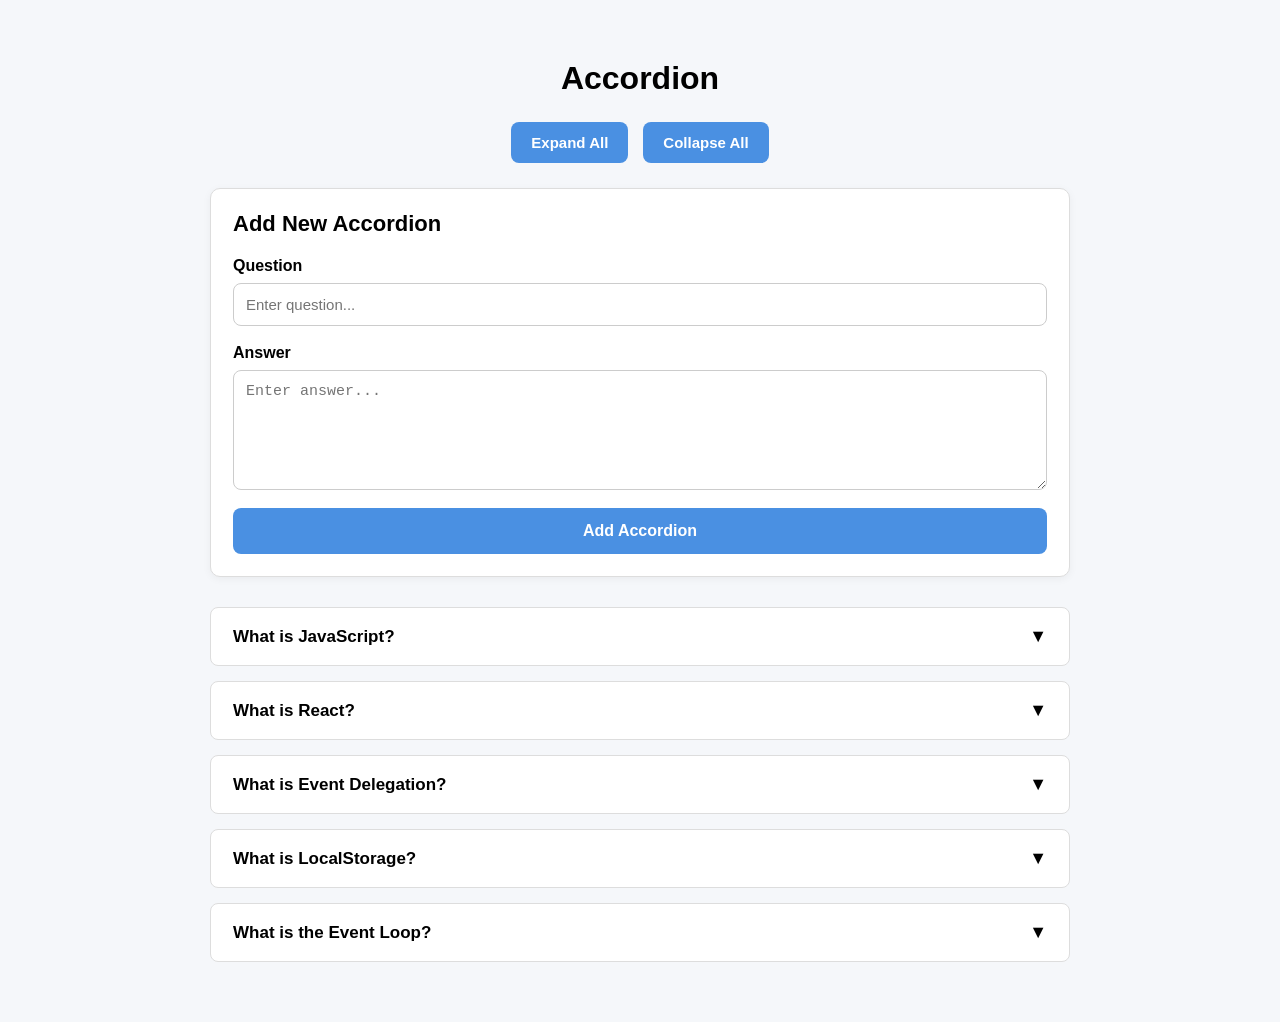
<file: Accordion/index.html>
<!DOCTYPE html>
<html lang="en">

<head>
    <meta charset="UTF-8">
    <meta name="viewport" content="width=device-width, initial-scale=1.0">
    <title>Accordion</title>
    <link rel="stylesheet" href="style.css">
</head>

<body>
    <h1>Accordion</h1>
    <div class="controls">
        <button id="expand">Expand All</button>
        <button id="collapse">Collapse All</button>
    </div>
    <div class="add-accordion">
        <h2>Add New Accordion</h2>
        <div class="form-group">
            <label for="question">Question</label>
            <input type="text" id="question" placeholder="Enter question...">
        </div>
        <div class="form-group">
            <label for="answer">Answer</label>
            <textarea id="answer" rows="5" placeholder="Enter answer..."></textarea>
        </div>
        <button id="addAccordion">
            Add Accordion
        </button>

    </div>

    <div id="accordionContainer"></div>

    <script src="script.js"></script>
</body>

</html>
</file>
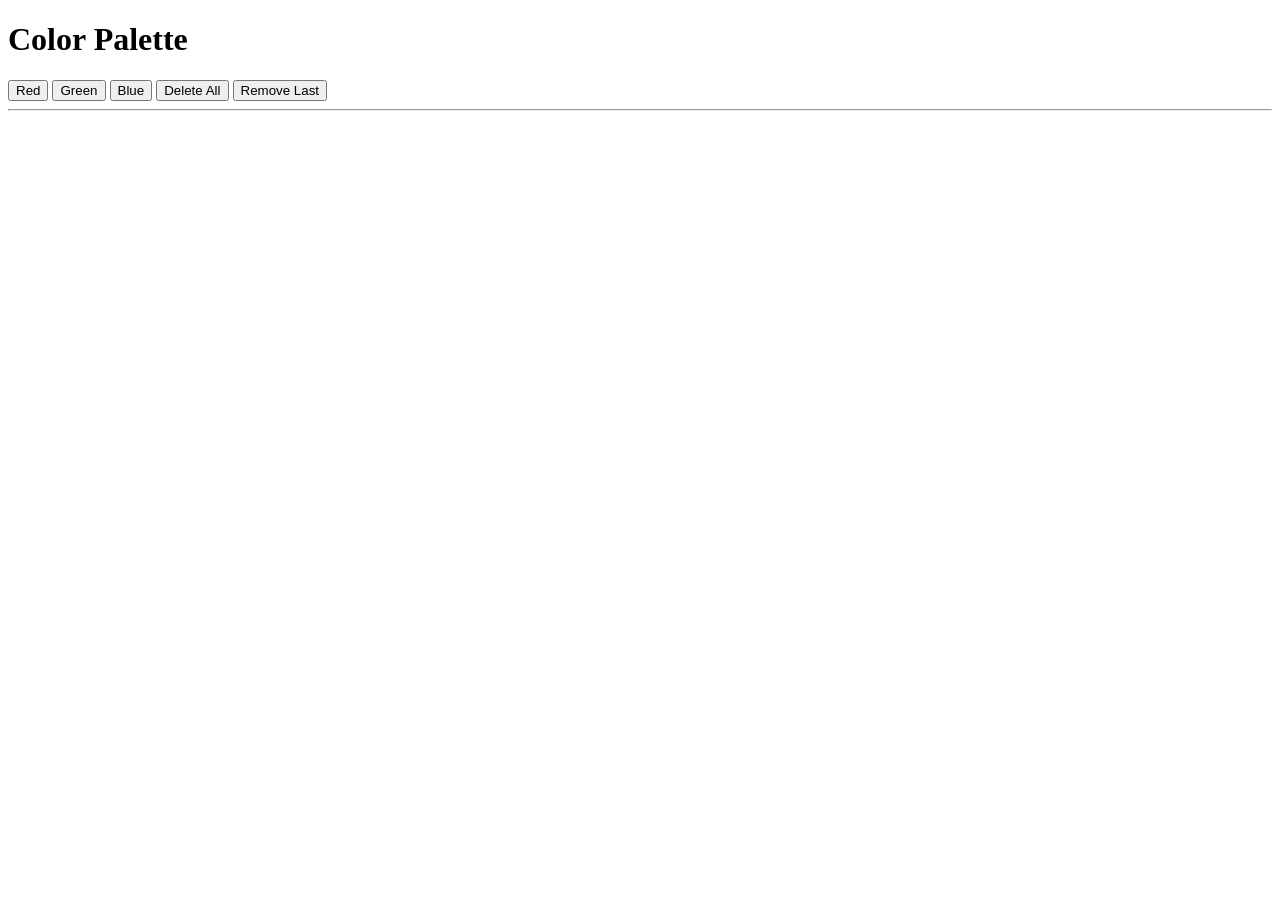
<file: Color Palette/index.html>
<!DOCTYPE html>
<html lang="en">
<head>
    <title>Color Palette</title>
</head>
<link rel="stylesheet" href="style.css">
<body>

<h1>Color Palette</h1>

<div class="controls">
    <button id="red" class="color">Red</button>
    <button id="green" class="color">Green</button>
    <button id="blue" class="color">Blue</button>
    <button id="delete">Delete All</button>
    <button id="removeLast">Remove Last</button>
</div>

<hr>

<div id="colors">
    
</div>

<script src="script.js"></script>

</body>
</html>
</file>
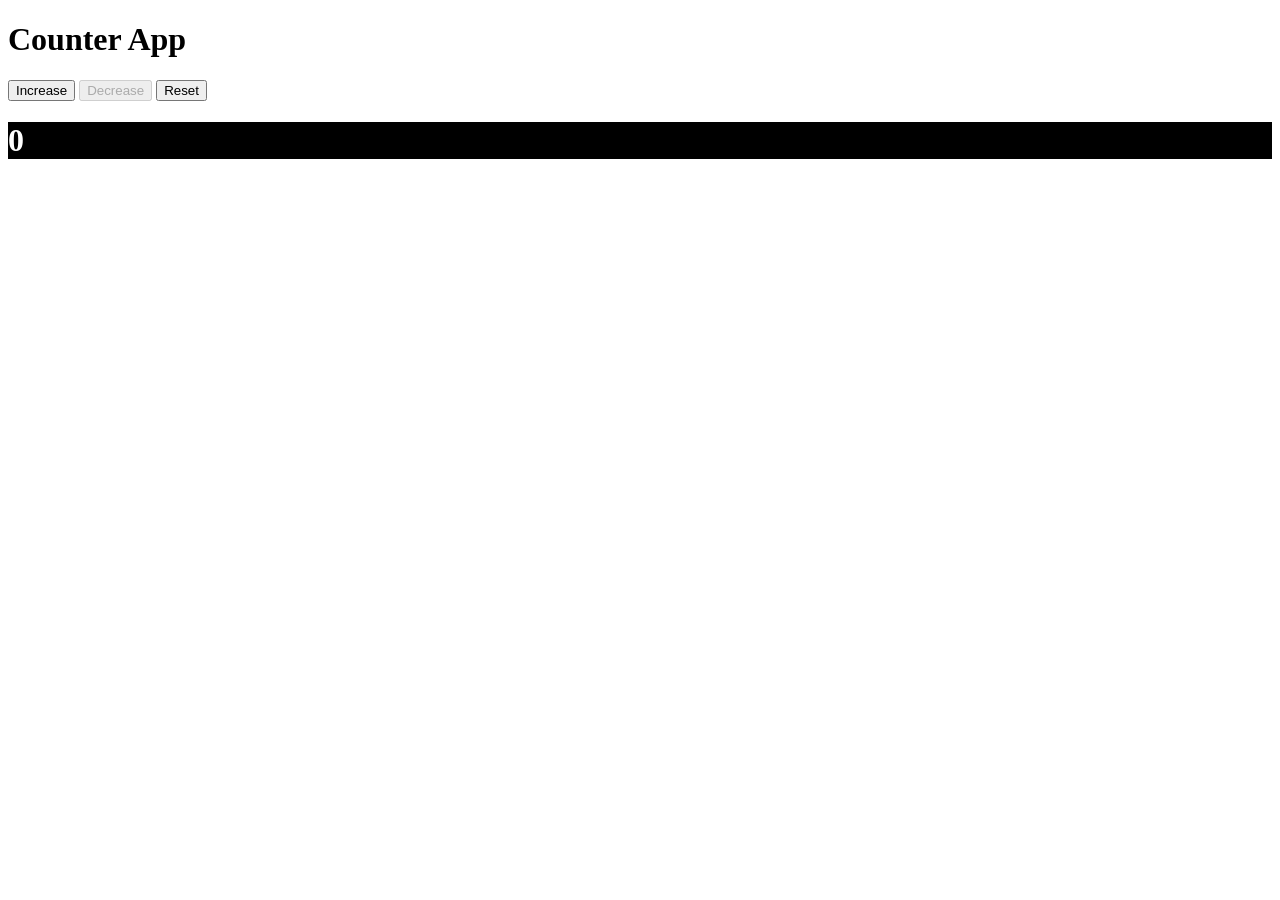
<file: Counter /index.html>
<!DOCTYPE html>
<html lang="en">
<head>
    <meta charset="UTF-8">
    <meta name="viewport" content="width=device-width, initial-scale=1.0">
    <title>Counter App</title>
</head>
<body>

    <h1>Counter App</h1>

    <div class="buttons">
        <button id="increase">Increase</button>
        <button id="decrease">Decrease</button>
        <button id="reset">Reset</button>
    </div>

    <h1 id="count">0</h1>

    <script src="script.js"></script>

</body>
</html>
</file>
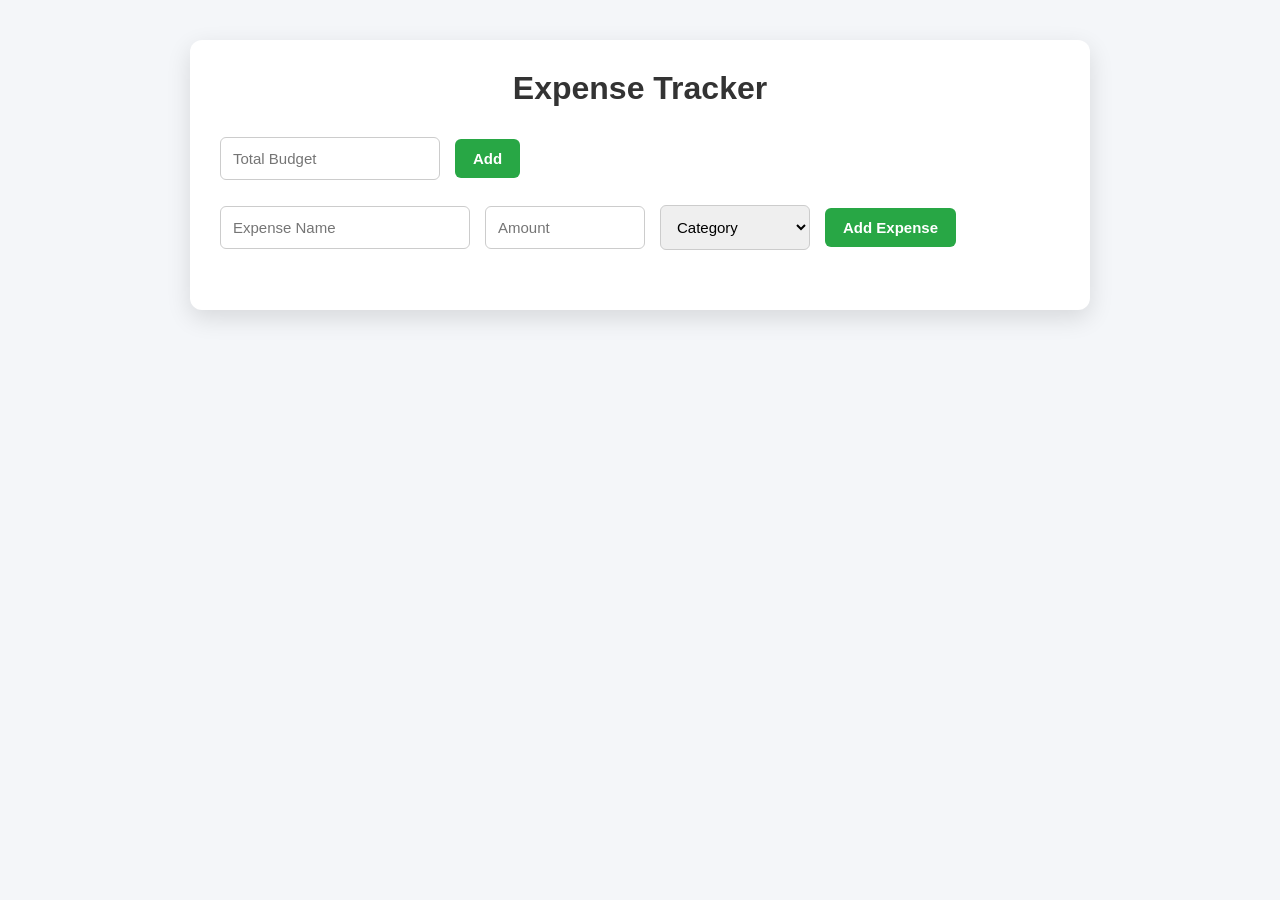
<file: Expense Tracker/index.html>
<!DOCTYPE html>
<html lang="en">

<head>
    <meta charset="UTF-8">
    <meta name="viewport" content="width=device-width, initial-scale=1.0">
    <title>Expense Tracker
    </title>
    <link rel="stylesheet" href="style.css">
</head>

<body>
    <div id="mainContainer">
        <h1>Expense Tracker</h1>

        <div id="budgetControls">
            <input type="number" placeholder="Total Budget" id="totalBudgetInput" min="0">
            <button id="totalBudgetBtn">Add</button>
            <div id="budgetInfo"></div>
        </div>


        <div id="addExpenses">
            <input type="text" placeholder="Expense Name" id="expenseName">

            <input type="number" placeholder="Amount" id="expenseAmnt">

            <select id="expenseCategory">
                <option value="">Category</option>
                <option value="Food">Food</option>
                <option value="Travel">Travel</option>
                <option value="Bills">Bills</option>
                <option value="Shopping">Shopping</option>
                <option value="Entertainment">Entertainment</option>
                <option value="Other">Other</option>
            </select>

            <button id="addExpense">
                Add Expense
            </button>
        </div>

        <div id="expenseSummary"></div>


    </div>

    <script src="script.js"></script>
</body>

</html>
</file>
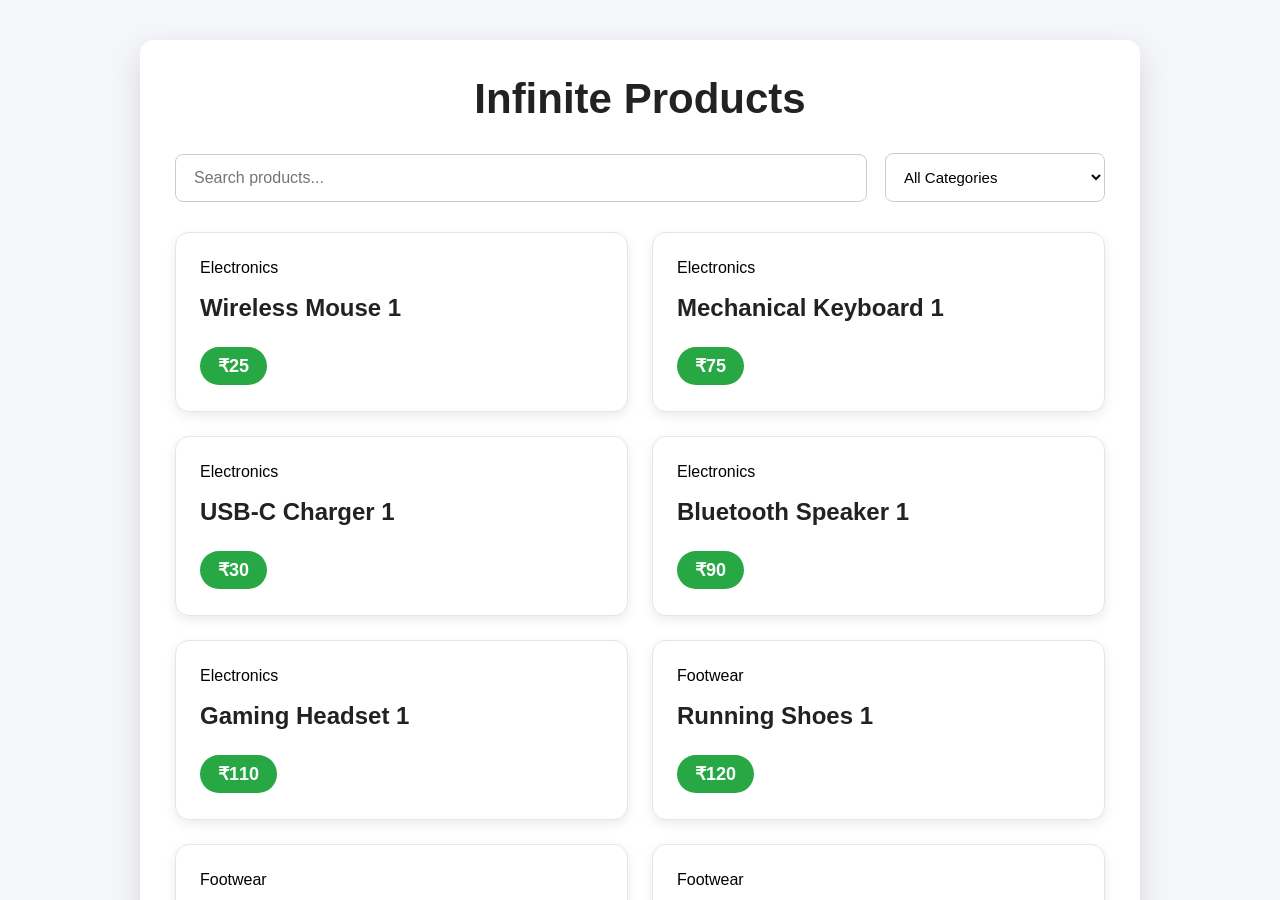
<file: Infinite Scroll/index.html>
<!DOCTYPE html>
<html lang="en">

<head>
    <meta charset="UTF-8">
    <meta name="viewport" content="width=device-width, initial-scale=1.0">
    <title>Infinite Scroll</title>
    <link rel="stylesheet" href="style.css">
</head>

<body>

    <div id="mainContainer">
        <h1>Infinite Products</h1>

        <div id="controls">
            <input type="text" id="searchInput" placeholder="Search products...">
            <select name="" id="categoryFilter">
                <option value="All">All Categories</option>
                <option value="Electronics">Electronics</option>
                <option value="Footwear">Footwear</option>
                <option value="Home">Home</option>
                <option value="Accessories">Accessories</option>
                <option value="Books">Books</option>
                <option value="Sports">Sports</option>
                <option value="Fitness">Fitness</option>
            </select>

        </div>

        <div id="productsContainer">
        </div>
        <div id="loading">

        </div>


    </div>

    <script src="products.js"></script>
    <script src="script.js"></script>

</body>

</html>
</file>
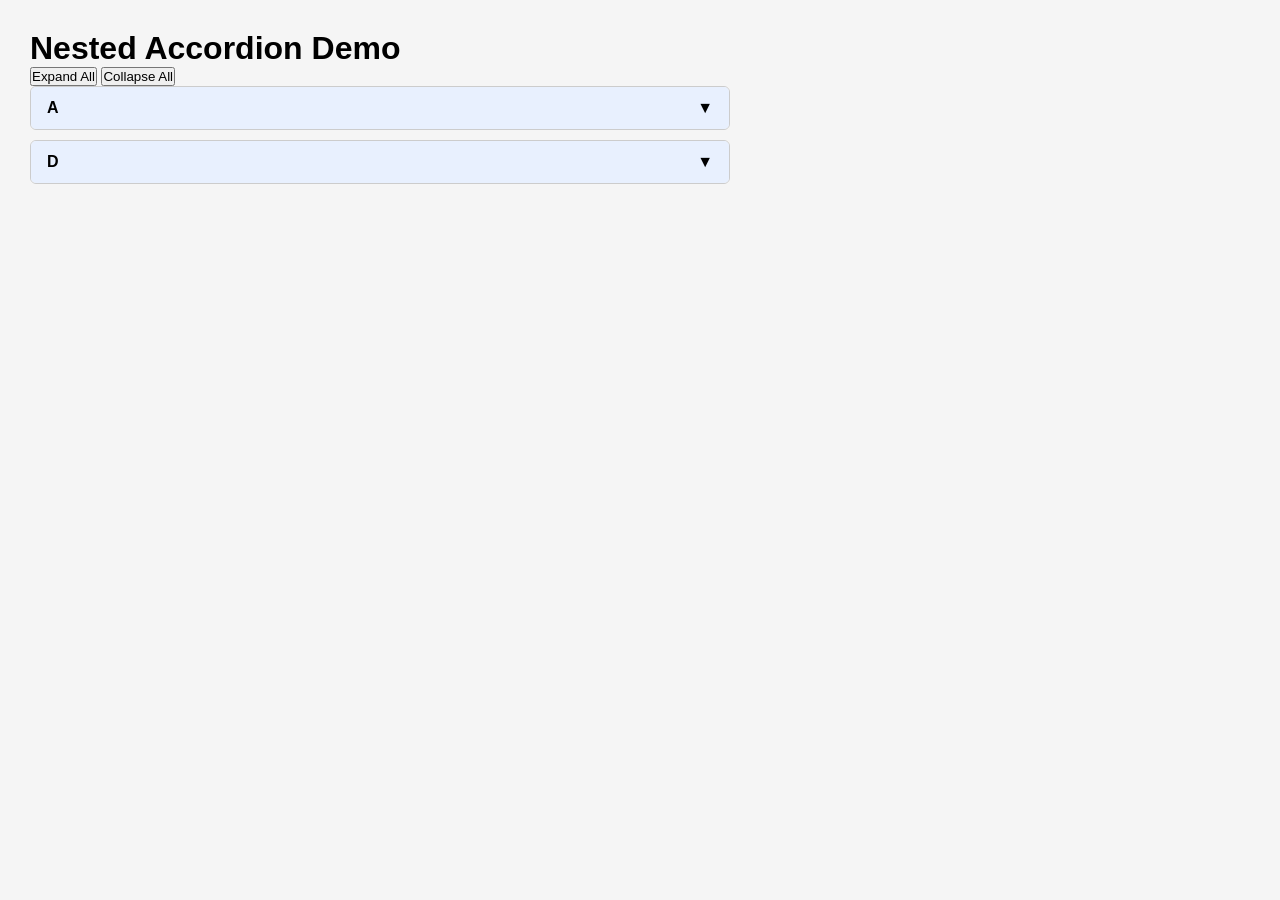
<file: Nested Accordion demo/index.html>
<!DOCTYPE html>
<html lang="en">
<head>
    <meta charset="UTF-8">
    <meta name="viewport" content="width=device-width, initial-scale=1.0">
    <title>Nested Accordion Demo</title>
    <link rel="stylesheet" href="style.css">
</head>

<body>

    <h1>Nested Accordion Demo</h1>

    <div class="controls">
        <button id="expand">Expand All</button>
        <button id="collapse">Collapse All</button>
    </div>

    <div id="accordionContainer"></div>

    <script src="script.js"></script>

</body>
</html>
</file>
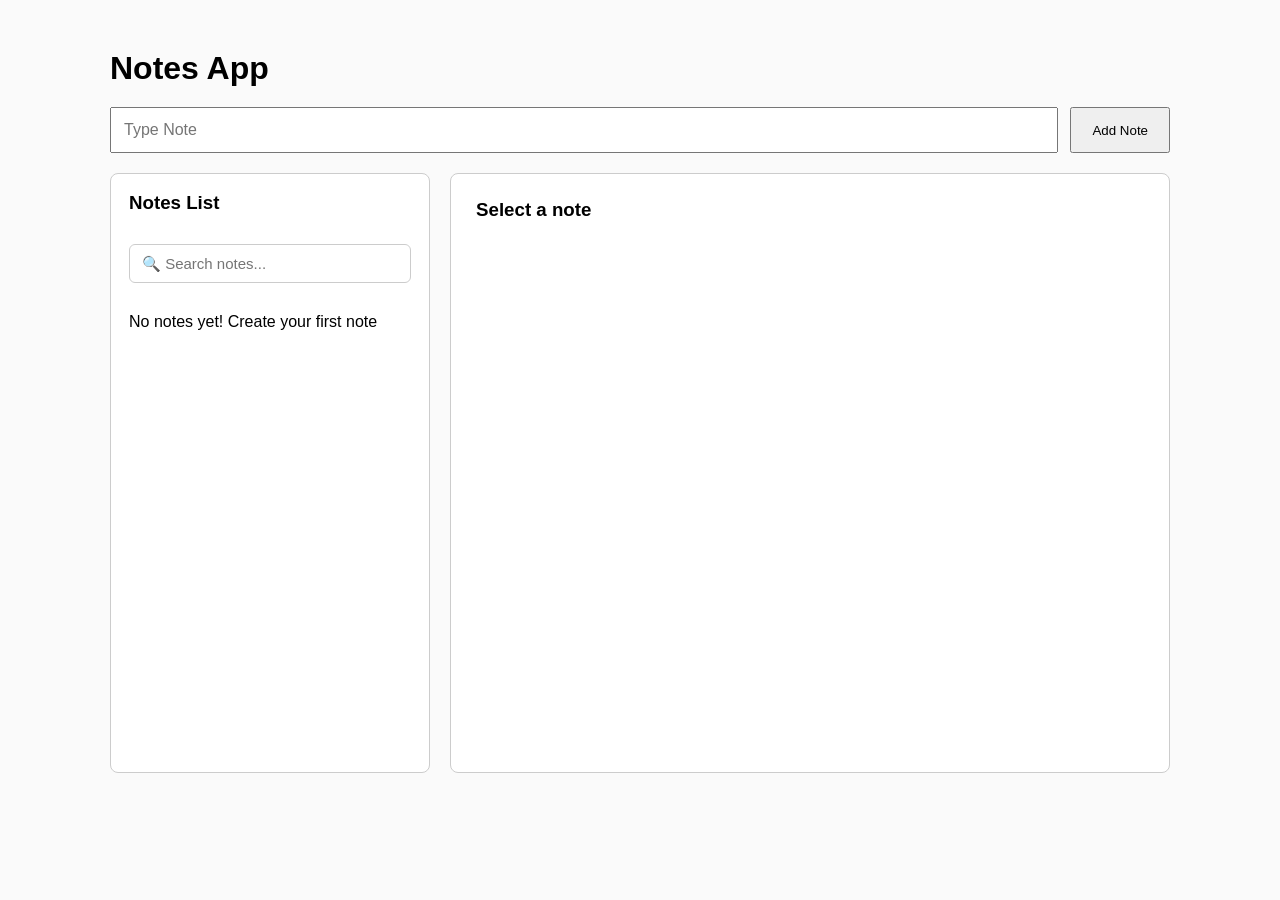
<file: Notes App/index.html>
<!DOCTYPE html>
<html lang="en">

<head>
    <meta charset="UTF-8">
    <meta name="viewport" content="width=device-width, initial-scale=1.0">
    <title>Notes App</title>
    <link rel="stylesheet" href="style.css">
</head>

<body>
    <h1>Notes App</h1>

    <div class="controls">
        <input id="noteTitle" placeholder="Type Note">
        <button id="addNoteBtn">Add Note</button>
    </div>

    <div class="notes-layout">
        <div class="notes-sidebar">
            <h3>Notes List</h3>
            <div id="searchContainer">
                <input id="searchNote" placeholder="🔍 Search notes...">
            </div>
            <div id="notesList"></div>
        </div>

        <div id="noteViewer">
        </div>

    </div>
    <script src="script.js"></script>
</body>

</html>
</file>
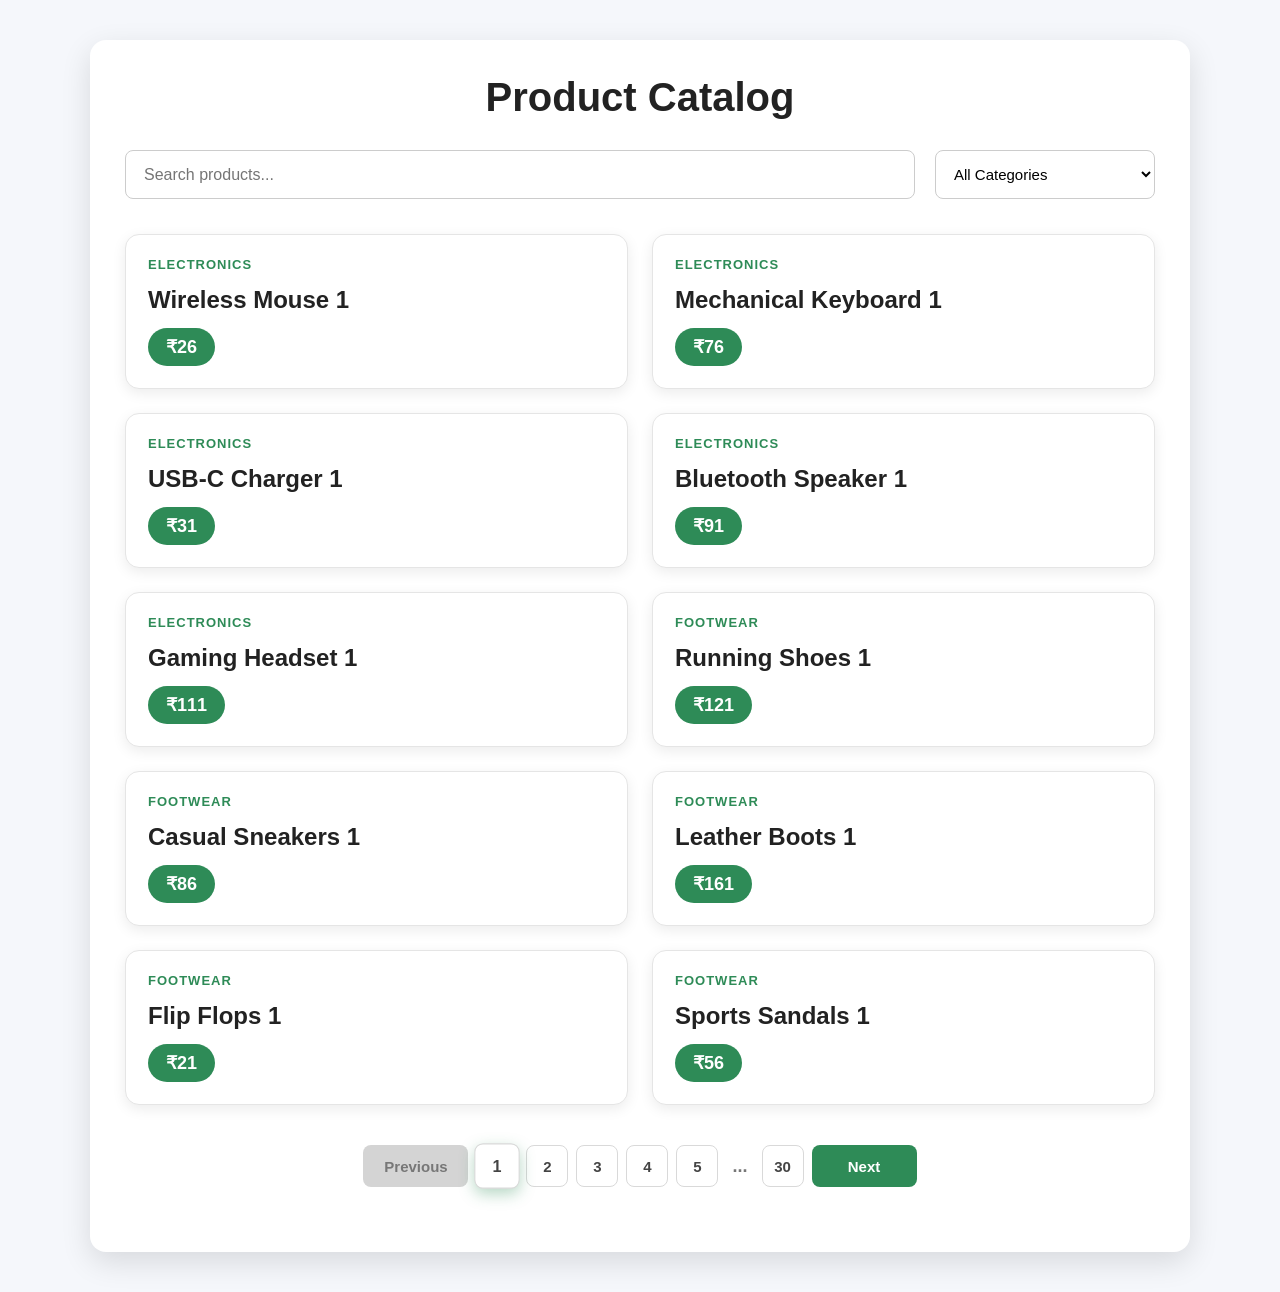
<file: Pagination/index.html>
<!DOCTYPE html>
<html lang="en">

<head>
    <meta charset="UTF-8">
    <meta name="viewport" content="width=device-width, initial-scale=1.0">
    <title>Pagination</title>
    <link rel="stylesheet" href="style.css">
</head>

<body>

    <div id="mainContainer">

        <h1>Product Catalog</h1>

        <div id="controls">
            <input type="text" id="search" placeholder="Search products...">
            <select id="category">
                <option value="All">All Categories</option>
                <option value="Electronics">Electronics</option>
                <option value="Footwear">Footwear</option>
                <option value="Home">Home</option>
                <option value="Accessories">Accessories</option>
                <option value="Books">Books</option>
                <option value="Sports">Sports</option>
                <option value="Fitness">Fitness</option>
            </select>
        </div>
        <div id="loading">
           Loading products...
        </div>
        <div id="product-container">

        </div>

        <div id="pagination-container">

        </div>

        <div id="status">

        </div>

    </div>

    <script src="product.js"></script>
    <script src="script.js"></script>

</body>

</html>
</file>
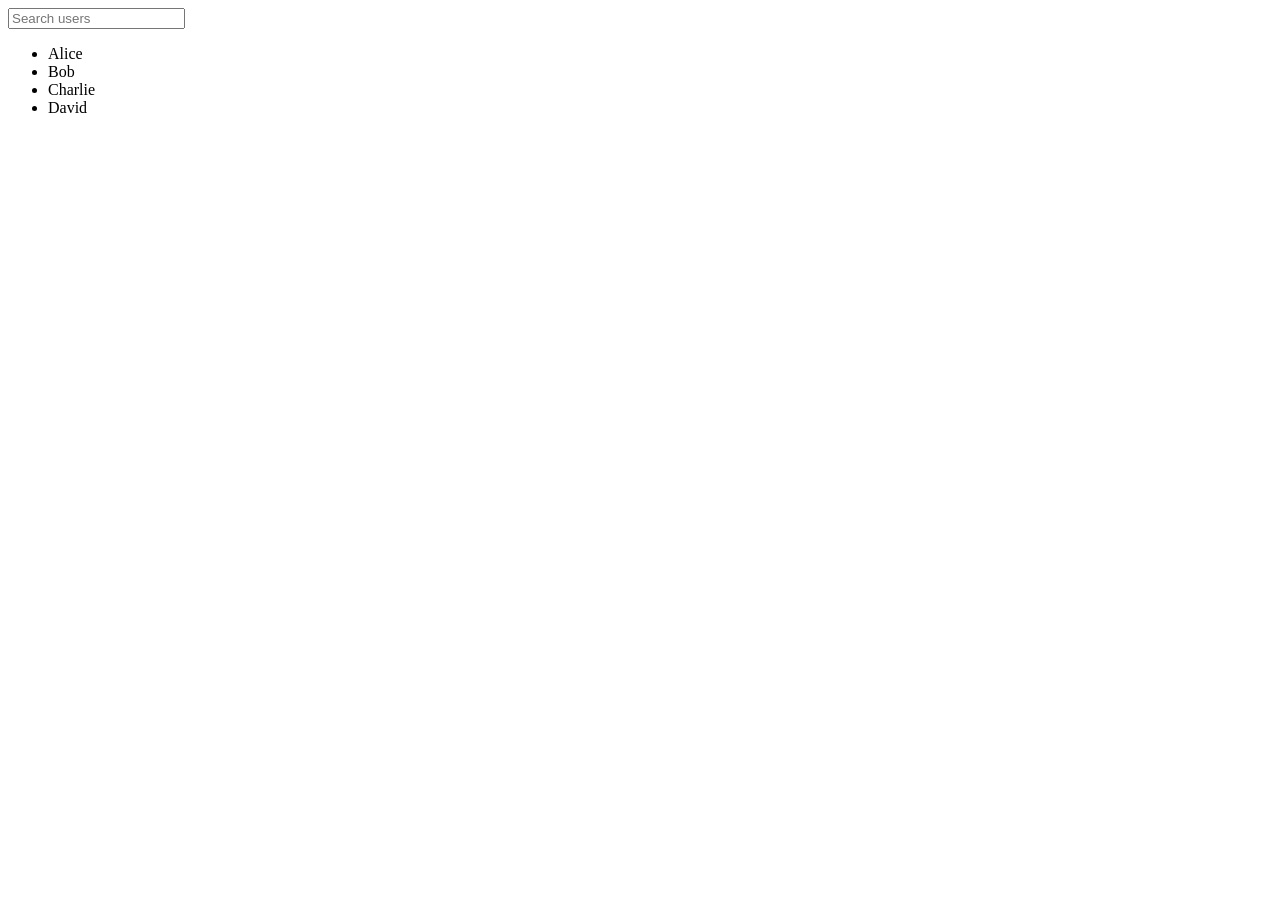
<file: Search Filter/index.html>
<!DOCTYPE html>
<html lang="en">

<head>
    <meta charset="UTF-8">
    <meta name="viewport" content="width=device-width, initial-scale=1.0">
    <title>Search Filter</title>
    <link rel="stylesheet" href="style.css">
</head>

<body>
        <input type="text" placeholder="Search users" id="search">
        <button id="clear">Clear</button>

    <div id="usersContainer">

    </div>


    <script src="script.js"></script>
</body>

</html>
</file>
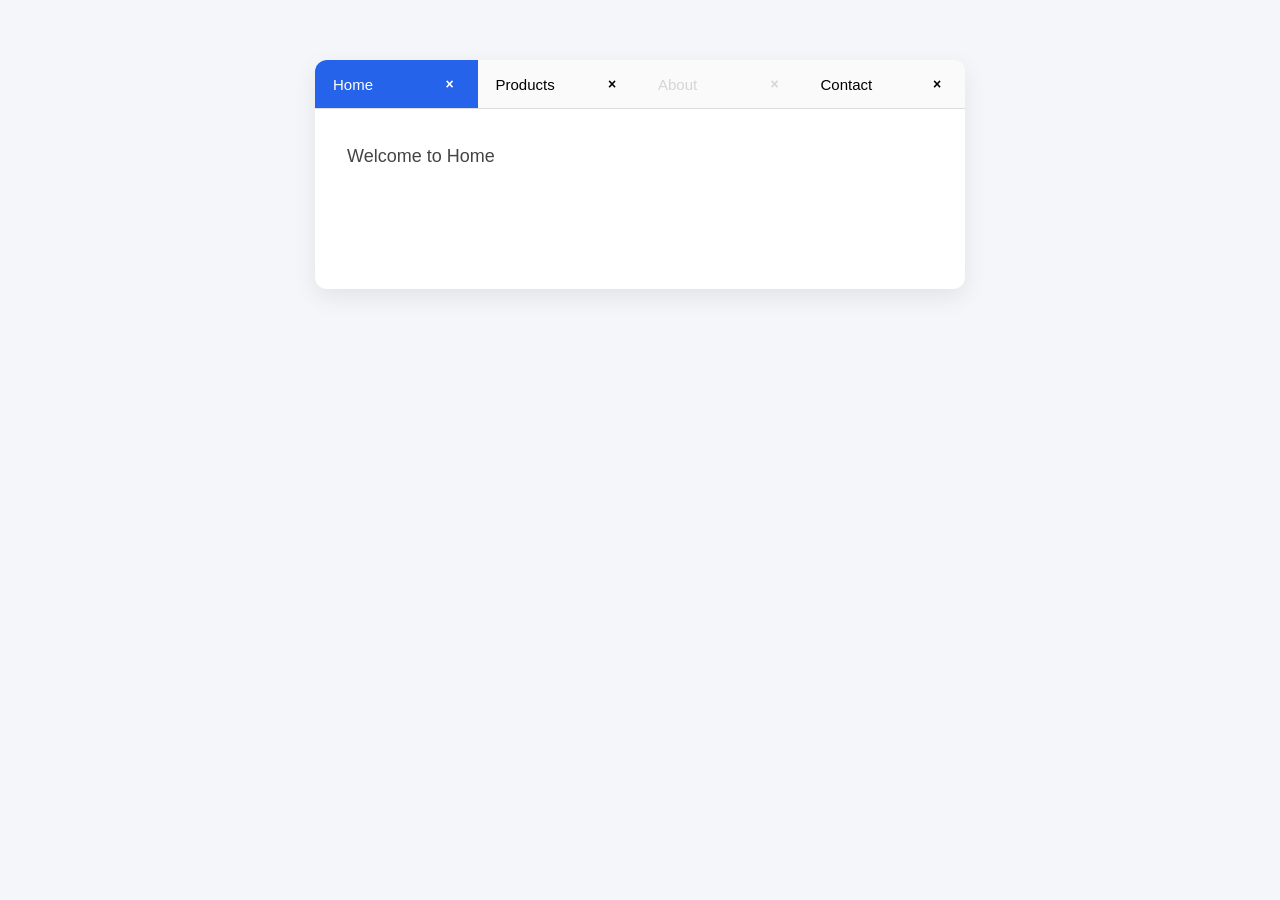
<file: Tabs/index.html>
<!DOCTYPE html>
<html lang="en">
<head>
    <meta charset="UTF-8">
    <meta name="viewport" content="width=device-width, initial-scale=1.0">
    <title>Tabs App</title>
    <link rel="stylesheet" href="style.css">
</head>
<body>
    <div id="tabs-container">
        <div id="tabs-navbar">

        </div>
        <!-- tabContent  -->
         <div id="tabContent">
            
         </div>
    </div>

    <script src="script.js"></script>
</body>
</html>
</file>
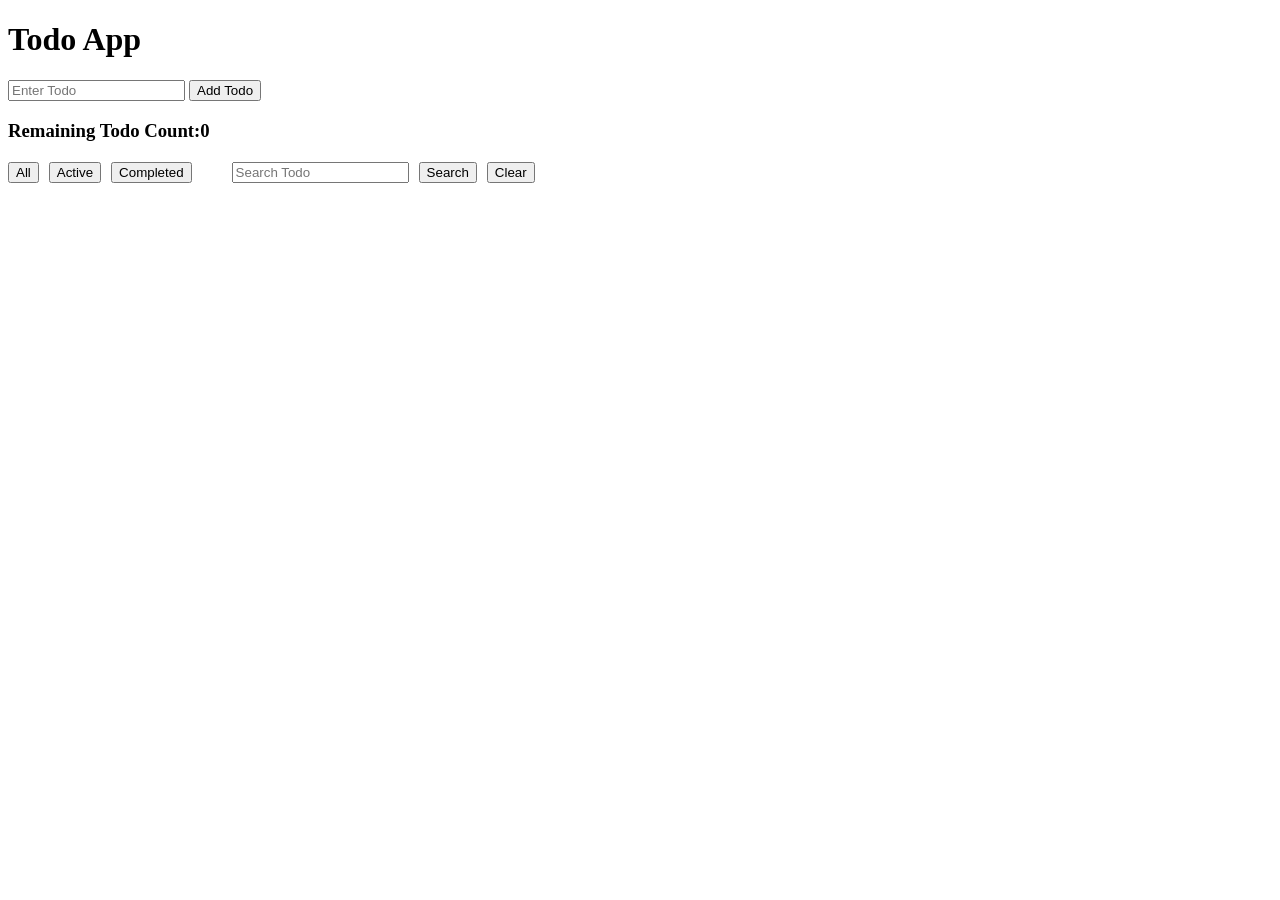
<file: Todo/index.html>
<!DOCTYPE html>
<html lang="en">

<head>
    <meta charset="UTF-8">
    <meta name="viewport" content="width=device-width, initial-scale=1.0">
    <title>Todo App</title>
</head>
<link rel="stylesheet" href="style.css">

<body>
    <h1>Todo App</h1>
    <input id="todoInput" type="text" placeholder="Enter Todo">
    <button id="addBtn">Add Todo</button>
    <h3 id="remainingCount"></h3>
    <div class="toolbar">
        <div id="todoFilters">
            <button id="all">All</button>
            <button id="active">Active</button>
            <button id="completed">Completed</button>
        </div>

        <div id="searchSection">
            <input id="searchInput" type="text" placeholder="Search Todo">
            <button id="searchBtn">Search</button>
            <button id="clearBtn">Clear</button>
        </div>
    </div>


    <div id="todoContainer">

    </div>

    <script src="script.js"></script>
</body>

</html>
</file>
<file: Accordion/style.css>
* {
  margin: 0;
  padding: 0;
  box-sizing: border-box;
}

body {
  max-width: 900px;
  margin: 40px auto;
  padding: 20px;

  font-family: Arial, Helvetica, sans-serif;
  background: #f5f7fa;
}

h1 {
  margin-bottom: 25px;
  text-align: center;
}

/* Controls */

.controls {
  display: flex;
  justify-content: center;
  gap: 15px;

  margin-bottom: 25px;
}

.controls button {
  padding: 12px 20px;

  border: none;
  border-radius: 8px;

  background: #4a90e2;
  color: white;

  font-size: 15px;
  font-weight: 600;

  cursor: pointer;

  transition: background 0.2s, transform 0.15s;
}

.controls button:hover {
  background: #357abd;
}

.controls button:active {
  transform: scale(0.97);
}
/* Add Accordion Form */

.add-accordion {
  background: white;

  padding: 22px;

  margin-bottom: 30px;

  border: 1px solid #ddd;
  border-radius: 10px;

  box-shadow: 0 2px 8px rgba(0, 0, 0, 0.05);
}

.add-accordion h2 {
  margin-bottom: 20px;

  font-size: 22px;
}

.form-group {
  display: flex;
  flex-direction: column;

  margin-bottom: 18px;
}

.form-group label {
  margin-bottom: 8px;

  font-weight: 600;
}

.form-group input,
.form-group textarea {
  padding: 12px;

  border: 1px solid #ccc;
  border-radius: 8px;

  font-size: 15px;

  outline: none;

  transition: border-color 0.2s;
}

.form-group input:focus,
.form-group textarea:focus {
  border-color: #4a90e2;
}

.form-group textarea {
  resize: vertical;

  min-height: 120px;
}

#addAccordion {
  width: 100%;

  padding: 14px;

  border: none;
  border-radius: 8px;

  background: #4a90e2;
  color: white;

  font-size: 16px;
  font-weight: 600;

  cursor: pointer;

  transition: background 0.2s, transform 0.15s;
}

#addAccordion:hover {
  background: #357abd;
}

#addAccordion:active {
  transform: scale(0.98);
}


/* Accordion Container */

#accordionContainer {
  display: flex;
  flex-direction: column;
  gap: 15px;
}

/* Individual Accordion */

.accordion {
  background: white;

  border: 1px solid #ddd;
  border-radius: 8px;

  overflow: hidden;

  transition: 0.2s;
}

.accordion:hover {
  box-shadow: 0 2px 10px rgba(0, 0, 0, 0.08);
}

/* Header */

.accordion-header {
  display: flex;
  justify-content: space-between;
  align-items: center;

  padding: 18px 22px;

  cursor: pointer;

  user-select: none;
}

.accordion-header:hover {
  background: #f8f9fb;
}

.accordion-header span:first-child {
  font-size: 17px;
  font-weight: 600;
}

.accordion-header span:last-child {
  font-size: 18px;
  transition: transform 0.25s;
}

/* Answer */

.accordion-content {
  padding: 18px 22px;

  border-top: 1px solid #eee;

  line-height: 1.6;

  color: #555;
}

/* Open Accordion */

.accordion.open {
  border-color: #4a90e2;
}

.accordion.open .accordion-header {
  background: #eef6ff;
}

.accordion.open .accordion-header span:last-child {
  transform: rotate(180deg);
}
</file>
<file: Color Palette/style.css>
#colors {
    display: flex;
    flex-wrap: wrap;
    gap: 10px;
    margin-top: 20px;
}

.box {
    width: 100px;
    height: 100px;
    border-radius: 8px;
}

.red {
    background: red;
    color: white;
}

.green {
    background: green;
    color: white;
}

.blue {
    background: blue;
    color: white;
}
</file>
<file: Expense Tracker/style.css>
/* ---------- Global ---------- */

* {
    margin: 0;
    padding: 0;
    box-sizing: border-box;
    font-family: Arial, Helvetica, sans-serif;
}

body {
    background: #f4f6f9;
    display: flex;
    justify-content: center;
    padding: 40px;
}

/* ---------- Main Container ---------- */

#mainContainer {
    width: 900px;
    background: white;
    padding: 30px;
    border-radius: 12px;
    box-shadow: 0 8px 25px rgba(0,0,0,.12);
}

h1 {
    text-align: center;
    color: #333;
    margin-bottom: 30px;
}

/* ---------- Budget Controls ---------- */

#budgetControls {
    display: flex;
    align-items: center;
    gap: 15px;
    margin-bottom: 25px;
}

#totalBudgetInput {
    width: 220px;
    flex: none;
}

#budgetInfo {
    margin-left: 30px;
    min-width: 220px;
    padding: 12px 18px;
    background: #f8f9fa;
    border-left: 5px solid #28a745;
    border-radius: 8px;
    font-size: 18px;
    font-weight: bold;
    color: #28a745;
    text-align: center;
}

#budgetInfo:empty {
    display: none;
}

/* ---------- Add Expense ---------- */

#addExpenses {
    display: flex;
    align-items: center;
    gap: 15px;
    margin-bottom: 30px;
}

#expenseName {
    width: 250px;
    flex: none;
}

#expenseAmnt {
    width: 160px;
    flex: none;
}

#expenseCategory {
    width: 150px;
}

/* ---------- Inputs ---------- */

input,
select {
    padding: 12px;
    font-size: 15px;
    border: 1px solid #ccc;
    border-radius: 6px;
    outline: none;
    transition: .2s;
}

input:focus,
select:focus {
    border-color: #28a745;
    box-shadow: 0 0 6px rgba(40,167,69,.25);
}

/* ---------- Buttons ---------- */

button {
    padding: 11px 18px;
    border: none;
    border-radius: 6px;
    cursor: pointer;
    color: white;
    font-size: 15px;
    font-weight: bold;
    transition: .2s;
}

#totalBudgetBtn,
#addExpense,
#save {
    background: #28a745;
}

#totalBudgetBtn:hover,
#addExpense:hover,
#save:hover {
    background: #218838;
}

.edit-btn {
    background: #0d6efd;
}

.edit-btn:hover {
    background: #0b5ed7;
}

.delete-btn {
    background: #dc3545;
}

.delete-btn:hover {
    background: #bb2d3b;
}

#cancel {
    background: #6c757d;
}

#cancel:hover {
    background: #5a6268;
}

/* ---------- Expense Table ---------- */

#expenseSummary {
    margin-top: 30px;
}

table {
    width: 100%;
    border-collapse: collapse;
    margin-top: 20px;
}

th {
    background: #28a745;
    color: white;
}

th,
td {
    border: 1px solid #ddd;
    padding: 14px;
    text-align: left;
    vertical-align: middle;
}

tr:nth-child(even) {
    background: #fafafa;
}

tr:hover {
    background: #f2f2f2;
}

td:last-child {
    display: flex;
    gap: 8px;
}

#editInput,
#editAmount {
    width: 100%;
    padding: 8px;
}

/* ---------- Dashboard ---------- */

.summary {
    display: flex;
    align-items: stretch;
    gap: 18px;
    margin-top: 65px;
}

/* Cards */

.summary-card {
    width: 200px;
    flex: none;

    background: white;
    border-radius: 10px;
    padding: 16px;

    box-shadow: 0 3px 10px rgba(0,0,0,.08);
}

.summary-card h3 {
    font-size: 15px;
    color: #666;
    margin-bottom: 10px;
}

.summary-card p {
    font-size: 24px;
    font-weight: bold;
}

.total-card {
    border-left: 5px solid #0d6efd;
}

.total-card p {
    color: #0d6efd;
}

.balance-card {
    border-left: 5px solid #28a745;
}

#balance.positive {
    color: #28a745;
}

#balance.negative {
    color: #dc3545;
}

/* ---------- Category Filter ---------- */

#categoryFilter {
    flex: 1;

    background: white;
    border-radius: 10px;
    padding: 16px;

    box-shadow: 0 3px 10px rgba(0,0,0,.08);

    display: flex;
    flex-direction: column;
    justify-content: center;
}

#categoryFilter label {
    font-size: 15px;
    font-weight: 600;
    color: #555;
    margin-bottom: 10px;
}

#filterCategory {
    width: 220px;
}

/* ---------- Warning ---------- */

.warning {
    margin-top: 20px;
    padding: 15px;
    border-radius: 8px;
    background: #ffeaea;
    color: #dc3545;
    font-weight: bold;
    text-align: center;
}

/* ---------- Empty State ---------- */

.empty-state {
    text-align: center;
    padding: 35px;
    color: #777;
    font-style: italic;
}
</file>
<file: Infinite Scroll/style.css>
/* ---------- Global ---------- */

* {
    margin: 0;
    padding: 0;
    box-sizing: border-box;
    font-family: Arial, Helvetica, sans-serif;
}

body {
    background: #f4f6f9;
    display: flex;
    justify-content: center;
    padding: 40px;
}

/* ---------- Main Container ---------- */

#mainContainer {
    width: 1000px;
    background: #fff;
    padding: 35px;
    border-radius: 14px;
    box-shadow: 0 10px 30px rgba(0,0,0,.12);
}

h1 {
    text-align: center;
    margin-bottom: 30px;
    color: #222;
    font-size: 42px;
}

/* ---------- Controls ---------- */

#controls {
    display: flex;
    align-items: center;
    gap: 18px;
    margin-bottom: 30px;
}

#searchInput {
    flex: 1;

    padding: 14px 18px;

    font-size: 16px;

    border: 1px solid #ccc;
    border-radius: 8px;

    outline: none;
    transition: .2s;
}

#searchInput:focus {
    border-color: #28a745;
    box-shadow: 0 0 6px rgba(40,167,69,.25);
}

#categoryFilter {
    width: 220px;

    padding: 14px;

    font-size: 15px;

    border: 1px solid #ccc;
    border-radius: 8px;

    background: white;

    outline: none;
    cursor: pointer;

    transition: .2s;
}

#categoryFilter:focus {
    border-color: #28a745;
    box-shadow: 0 0 6px rgba(40,167,69,.25);
}

/* ---------- Product Grid ---------- */

#productsContainer {
    display: grid;
    grid-template-columns: repeat(2, 1fr);
    gap: 24px;
}

/* ---------- Product Card ---------- */

.productCards {
    background: #fff;
    border: 1px solid #e6e6e6;
    border-radius: 14px;

    padding: 24px;

    min-height: 180px;

    display: flex;
    align-items: center;
    justify-content: center;

    transition: .25s;
    box-shadow: 0 4px 12px rgba(0,0,0,.08);
}

.productCards:hover {
    transform: translateY(-5px);
    box-shadow: 0 12px 28px rgba(0,0,0,.15);
}

/* ---------- Product Details ---------- */

.product {
    width: 100%;

    display: flex;
    flex-direction: column;
    gap: 14px;
}

/* Category */

.product h3 {
    font-size: 14px;
    font-weight: 700;
    text-transform: uppercase;
    letter-spacing: 1px;
    color: #28a745;
}

/* Product Title */

.prod-title {
    font-size: 24px;
    font-weight: 600;
    color: #222;
    line-height: 1.4;
}

/* Price */

.prod-price {
    width: fit-content;

    margin-top: 8px;

    padding: 8px 18px;

    background: #28a745;
    color: white;

    border-radius: 20px;

    font-size: 18px;
    font-weight: bold;
}

/* ---------- Loading ---------- */

#loading {
    display: none;
    text-align: center;
    padding: 20px;
    font-size: 16px;
    color: #666;
}

/* ---------- Responsive ---------- */

@media (max-width: 900px) {

    #mainContainer {
        width: 95%;
    }

    #productsContainer {
        grid-template-columns: 1fr;
    }

    h1 {
        font-size: 34px;
    }
}
</file>
<file: Nested Accordion demo/style.css>
* {
    margin: 0;
    padding: 0;
    box-sizing: border-box;
}

body {
    font-family: Arial, Helvetica, sans-serif;
    padding: 30px;
    background: #f5f5f5;
}

#accordionContainer {
    max-width: 700px;
}

.accordion {
    background: white;
    border: 1px solid #ccc;
    border-radius: 6px;
    margin-bottom: 10px;
    overflow: hidden;
}

.accordion-header {
    display: flex;
    justify-content: space-between;
    align-items: center;
    padding: 12px 16px;
    background: #e8f0fe;
    cursor: pointer;
    font-weight: bold;
}

.accordion-content {
    padding: 12px 16px;
    background: white;
    border-top: 1px solid #ddd;
}

.children-container {
    margin-left: 30px;
    border-left: 3px solid #bbb;
    padding-left: 15px;
    margin-top: 10px;
}
</file>
<file: Notes App/style.css>
* {
  margin: 0;
  padding: 0;
  box-sizing: border-box;
}

body {
  font-family: Arial, Helvetica, sans-serif;
  max-width: 1100px;
  margin: 30px auto;
  padding: 20px;
  background: #fafafa;
}

h1 {
  margin-bottom: 20px;
}

/* ===========================
   Top Controls
=========================== */

.controls {
  display: flex;
  gap: 12px;
  margin-bottom: 20px;
}

.controls input {
  flex: 1;
  padding: 12px;
  font-size: 16px;
}

.controls button {
  padding: 12px 20px;
  cursor: pointer;
}

/* ===========================
   Main Layout
=========================== */

.notes-layout {
  display: flex;
  gap: 20px;
  height: 600px;
}

/* ===========================
   Sidebar
=========================== */

.notes-sidebar {
  width: 320px;

  border: 1px solid #ccc;
  border-radius: 8px;

  background: white;

  padding: 18px;

  overflow-y: auto;

  display: flex;
  flex-direction: column;
  gap: 15px;
}

.notes-sidebar h3 {
  margin-bottom: 15px;
}

#notesList ul {
  list-style: none;

  display: flex;
  flex-direction: column;
  gap: 10px;
}

/* Individual Note */

.note {
  display: flex;
  justify-content: space-between;
  align-items: center;

  padding: 12px;

  border: 1px solid #ddd;
  border-radius: 6px;

  cursor: pointer;
  transition: 0.2s;
}

.note:hover {
  background: #f5f5f5;
}

.note button {
  padding: 6px 10px;
  cursor: pointer;
}

/* Selected Note */

.selected-note {
  background: #dbeafe;
  border-color: #4a90e2;
}

/* ===========================
   Editor
=========================== */

#noteViewer {
  flex: 1;

  border: 1px solid #ccc;
  border-radius: 8px;

  background: white;

  padding: 25px;

  display: flex;
  flex-direction: column;
  gap: 30px;
}

/* Title Section */

#titleContainer,
#contentContainer {
  display: flex;
  flex-direction: column;
  gap: 10px;
}

#titleContainer h4,
#contentContainer h4 {
  font-size: 18px;
  color: #555;
}

/* Title Input */

#selectedNoteTitle {
  width: 100%;

  padding: 12px;

  font-size: 18px;

  border: 1px solid #ccc;
  border-radius: 6px;

  outline: none;
}

#selectedNoteTitle:focus {
  border-color: #4a90e2;
}

/* Content Textarea */

#selectedNoteContent {
  width: 100%;
  min-height: 320px;

  resize: vertical;

  padding: 12px;

  font-size: 16px;
  line-height: 1.6;

  border: 1px solid #ccc;
  border-radius: 6px;

  outline: none;
}

#selectedNoteContent:focus {
  border-color: #4a90e2;
}

/* ===========================
   Empty State
=========================== */

.empty-state {
  height: 100%;

  display: flex;
  justify-content: center;
  align-items: center;

  font-size: 24px;
  color: #888;
}
/* ===========================
   Search Notes
=========================== */

#searchContainer {
  display: flex;
  gap: 10px;
  margin-bottom: 15px;
}

#searchNote {
  flex: 1;

  padding: 10px 12px;

  font-size: 15px;

  border: 1px solid #ccc;
  border-radius: 6px;

  outline: none;

  transition: border-color 0.2s;
}

#searchNote:focus {
  border-color: #4a90e2;
}

#clearSearch {
  padding: 10px 14px;

  border: 1px solid #ccc;
  border-radius: 6px;

  background: #f5f5f5;

  cursor: pointer;

  transition: background 0.2s;
}

#clearSearch:hover {
  background: #e8e8e8;
}


#lastEditedContainer {
  display: flex;
  align-items: center;
  gap: 8px;
}

#lastEditedContainer h4 {
  margin: 0;
}

#lastEditedContainer span {
  color: #666;
}
</file>
<file: Pagination/style.css>
/* ---------- Global ---------- */

* {
  margin: 0;
  padding: 0;
  box-sizing: border-box;
  font-family: Arial, Helvetica, sans-serif;
}

body {
  background: #f5f7fb;
  display: flex;
  justify-content: center;
  padding: 40px;
}

/* ---------- Main Container ---------- */

#mainContainer {
  width: 1100px;
  background: white;
  border-radius: 16px;
  padding: 35px;
  box-shadow: 0 10px 30px rgba(0, 0, 0, .12);
}

/* ---------- Heading ---------- */

h1 {
  text-align: center;
  margin-bottom: 30px;
  color: #222;
  font-size: 40px;
}

/* ---------- Controls ---------- */

#controls {
  display: flex;
  gap: 20px;
  margin-bottom: 35px;
}

#search {
  flex: 1;
  padding: 14px 18px;
  border: 1px solid #ccc;
  border-radius: 8px;
  font-size: 16px;
  outline: none;
  transition: .2s;
}

#search:focus {
  border-color: #2e8b57;
  box-shadow: 0 0 6px rgba(46, 139, 87, .25);
}

#category {
  width: 220px;
  padding: 14px;
  border: 1px solid #ccc;
  border-radius: 8px;
  font-size: 15px;
  background: white;
  outline: none;
  cursor: pointer;
}

#category:focus {
  border-color: #2e8b57;
  box-shadow: 0 0 6px rgba(46, 139, 87, .25);
}

/* ---------- Product Grid ---------- */

#product-container {
  display: grid;
  grid-template-columns: repeat(2, 1fr);
  gap: 24px;
}

/* ---------- Product Card ---------- */

.productCard {
  background: white;
  border: 1px solid #e5e5e5;
  border-radius: 14px;
  padding: 22px;
  transition: .25s;
  box-shadow: 0 4px 14px rgba(0,0,0,.08);
}

.productCard:hover {
  transform: translateY(-4px);
  box-shadow: 0 12px 24px rgba(0,0,0,.15);
}

/* ---------- Product ---------- */

.product {
  display: flex;
  flex-direction: column;
  gap: 14px;
}

.product span:first-child {
  font-size: 13px;
  text-transform: uppercase;
  letter-spacing: 1px;
  color: #2e8b57;
  font-weight: bold;
}

.product span:nth-child(2) {
  font-size: 24px;
  font-weight: 600;
  color: #222;
}

.product span:last-child {
  width: fit-content;
  padding: 8px 18px;
  background: #2e8b57;
  color: white;
  border-radius: 20px;
  font-size: 18px;
  font-weight: bold;
}

/* ---------- Pagination ---------- */

#pagination-container {
  margin-top: 40px;

  display: flex;
  justify-content: center;
  align-items: center;
  gap: 8px;

  flex-wrap: wrap;
}

/* Previous & Next */

#prevPage,
#nextPage {

  min-width: 105px;
  height: 42px;

  padding: 0 20px;

  border: none;
  border-radius: 8px;

  background: #2e8b57;
  color: white;

  font-size: 15px;
  font-weight: 600;

  cursor: pointer;

  transition: .2s;
}

#prevPage:hover:not(:disabled),
#nextPage:hover:not(:disabled) {
  background: #236b45;
}

#prevPage:disabled,
#nextPage:disabled {
  background: #d4d4d4;
  color: #777;
  cursor: not-allowed;
}

/* Page Buttons */

#pagination-container button:not(#prevPage):not(#nextPage) {

  width: 42px;
  height: 42px;

  border: 1px solid #d9d9d9;
  border-radius: 8px;

  background: white;
  color: #444;

  font-size: 15px;
  font-weight: 600;

  cursor: pointer;

  transition: .2s;
}

#pagination-container button:not(#prevPage):not(#nextPage):hover:not(.active) {
  background: #eef8f1;
  color: #2e8b57;
  border-color: #2e8b57;
}

/* Active Page */

#pagination-container button.active {

  background: #2e8b57;
  color: white;

  border-color: #2e8b57;

  transform: scale(1.08);

  box-shadow: 0 5px 14px rgba(46,139,87,.35);
}

#pagination-container button.active:hover {
  background: #2e8b57;
  color: white;
}

/* Ellipsis */

#pagination-container span {

  padding: 0 6px;

  font-size: 18px;
  font-weight: bold;

  color: #777;

  user-select: none;
}

/* ---------- Status ---------- */

#status {
  margin-top: 30px;
  text-align: center;
}

#status p {
  font-size: 18px;
  color: #666;
}

/* ---------- Responsive ---------- */

@media (max-width:900px) {

  #mainContainer {
    width: 95%;
  }

  #controls {
    flex-direction: column;
  }

  #category {
    width: 100%;
  }

  #product-container {
    grid-template-columns: 1fr;
  }

  #pagination-container {
    gap: 6px;
  }

  #prevPage,
  #nextPage {
    min-width: 90px;
  }
}

/* ---------- Loading ---------- */

#loading {

    display: none;

    width: fit-content;

    margin: 25px auto;

    padding: 12px 24px;

    border-radius: 10px;

    background: #eef8f1;

    color: #2e8b57;

    font-size: 17px;
    font-weight: 600;

    border: 1px solid #bfe2ca;

    position: relative;

    padding-left: 52px;
}

/* Spinner */

#loading::before {

    content: "";

    position: absolute;

    left: 18px;
    top: 50%;

    width: 18px;
    height: 18px;

    margin-top: -9px;

    border: 3px solid #cde7d5;
    border-top: 3px solid #2e8b57;

    border-radius: 50%;

    animation: spin .8s linear infinite;
}

@keyframes spin {

    from {
        transform: rotate(0deg);
    }

    to {
        transform: rotate(360deg);
    }

}
</file>
<file: Search Filter/style.css>
.hidden{
    display: none;
}

.highlight {
    background: black;
    font-weight: bold;
    color: white;
}
</file>
<file: Tabs/style.css>
* {
    margin: 0;
    padding: 0;
    box-sizing: border-box;
}

body {
    font-family: Arial, Helvetica, sans-serif;
    background: #f4f6f9;
    display: flex;
    justify-content: center;
    align-items: flex-start;
    min-height: 100vh;
    padding: 60px 20px;
}

#tabs-container {
    width: 650px;
    background: #fff;
    border-radius: 12px;
    overflow: hidden;
    box-shadow: 0 8px 24px rgba(0, 0, 0, 0.08);
}

#tabs-navbar {
    display: flex;
    border-bottom: 1px solid #ddd;
    background: #fafafa;
}

.tab {
    flex: 1;
    display: flex;
    justify-content: space-between;
    align-items: center;
    gap: 10px;

    padding: 14px 18px;
    border: none;
    background: transparent;
    cursor: pointer;

    font-size: 15px;
    font-weight: 500;

    transition:
        background-color .25s,
        color .25s,
        transform .2s;
}

.tab:not(.active):hover:not(:disabled) {
    background: #ececec;
}

.tab.active {
    background: #2563eb;
    color: white;
}

.tab:disabled {
    cursor: not-allowed;
    opacity: 0.5;
}

.tab .close {
    width: 20px;
    height: 20px;

    display: flex;
    justify-content: center;
    align-items: center;

    border-radius: 50%;
    cursor: pointer;
    user-select: none;

    font-size: 14px;
    font-weight: bold;

    transition: background-color .2s;
}

.tab.active .close:hover {
    background: rgba(255, 255, 255, 0.2);
}

.tab:not(.active) .close:hover {
    background: #dcdcdc;
}

.tab:disabled .close {
    pointer-events: none;
}

#tabContent {
    padding: 32px;
    min-height: 180px;
}

#content {
    font-size: 18px;
    color: #444;
    line-height: 1.7;
}
</file>
<file: Todo/style.css>
.toolbar {
  display: flex;
  align-items: center;
  gap: 40px; /* space between filters and search */
  margin: 20px 0;
}

#todoFilters,
#searchSection {
  display: flex;
  gap: 10px;
  align-items: center;
}

li.completed {
  text-decoration: line-through;
}

span.deletedTodo {
    text-decoration:line-through;
    background-color: rgb(236, 230, 230);
    color:black;
}

.deletedTodo {
    padding: 4px 8px;
    border-radius: 4px;
}
</file>
